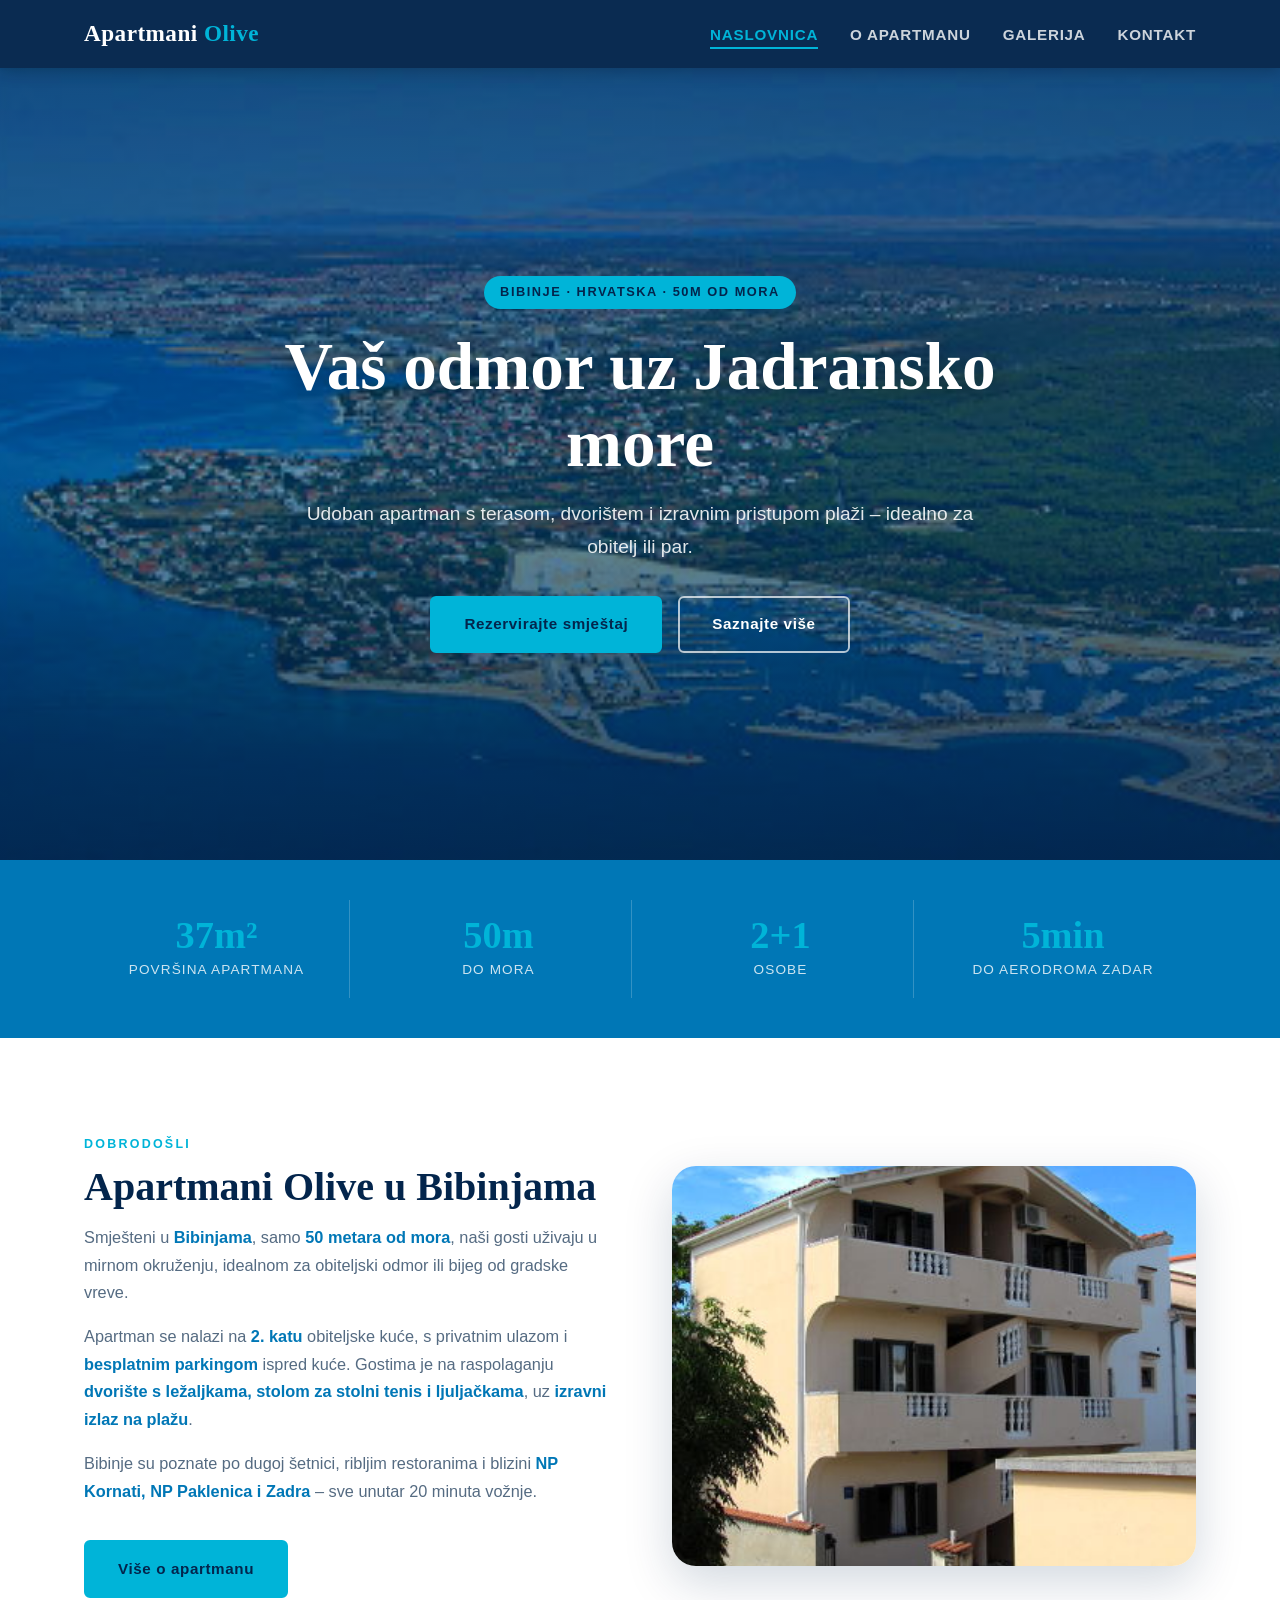
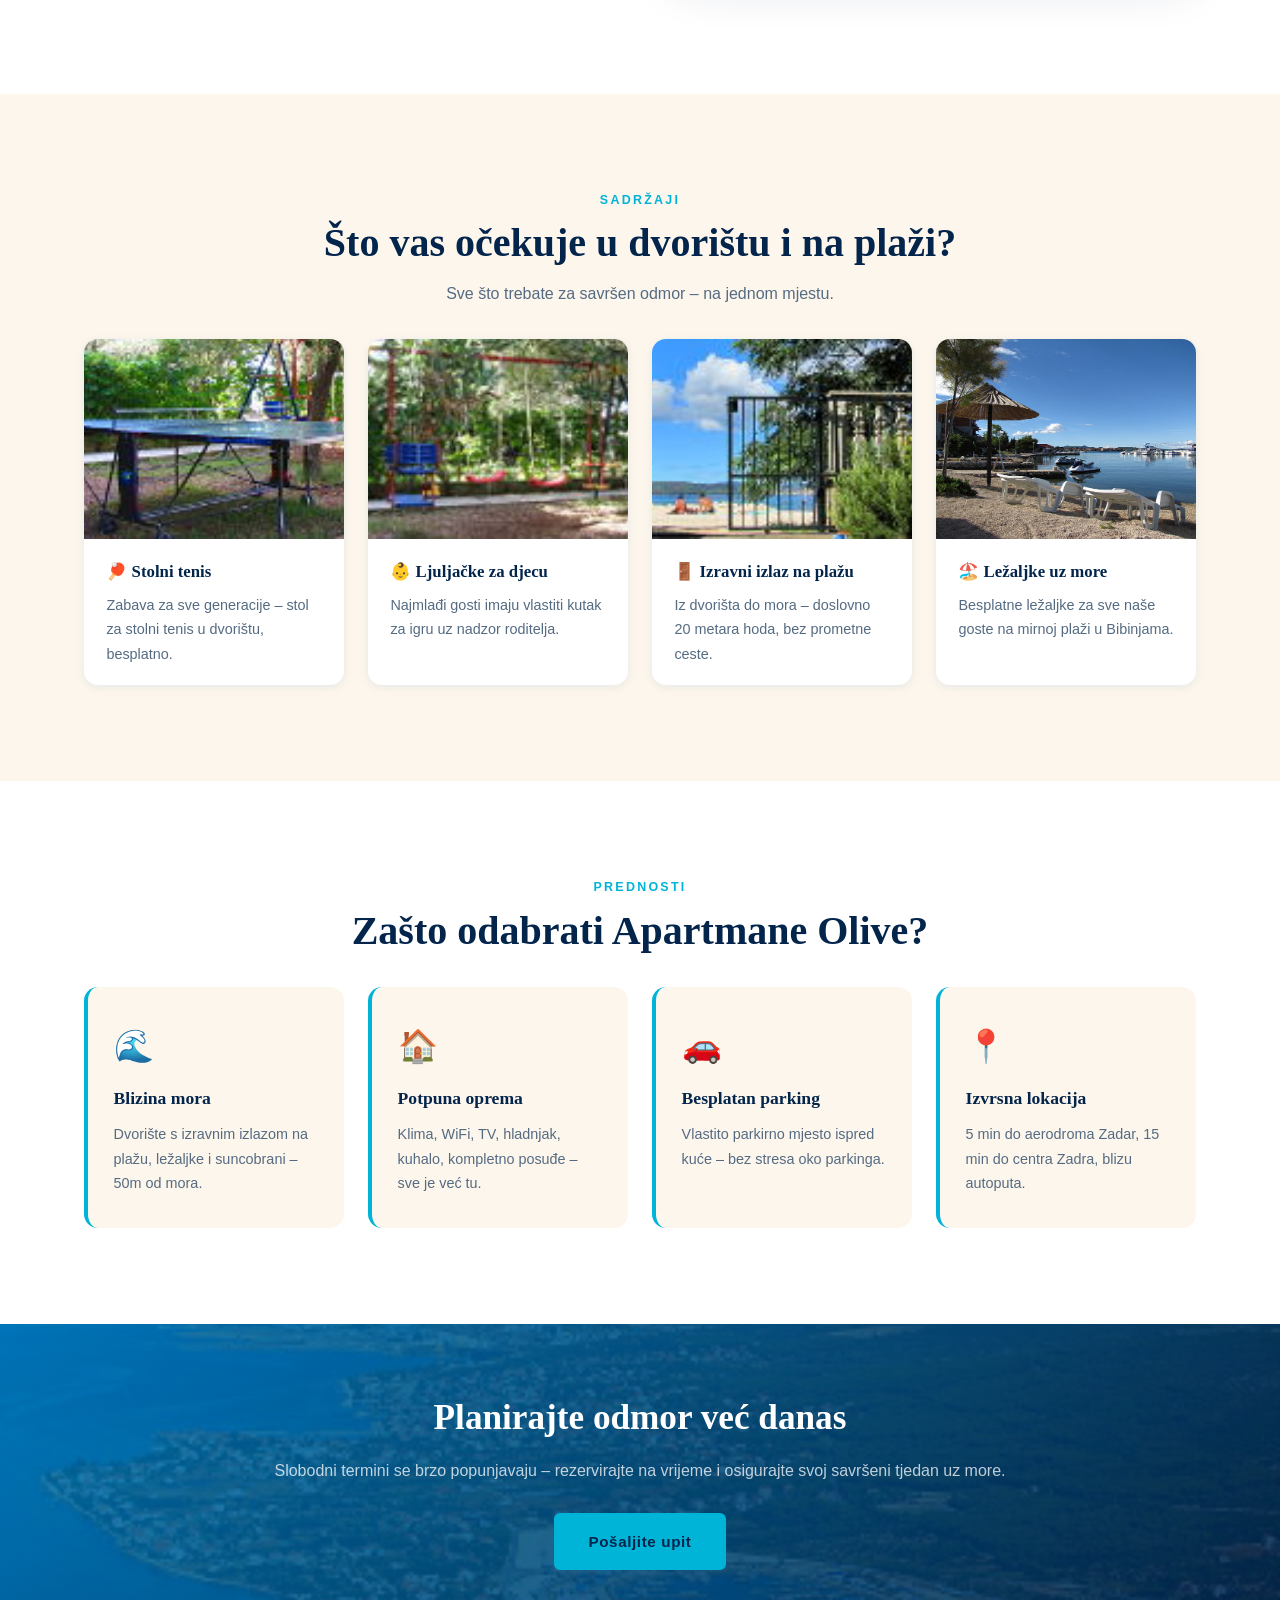
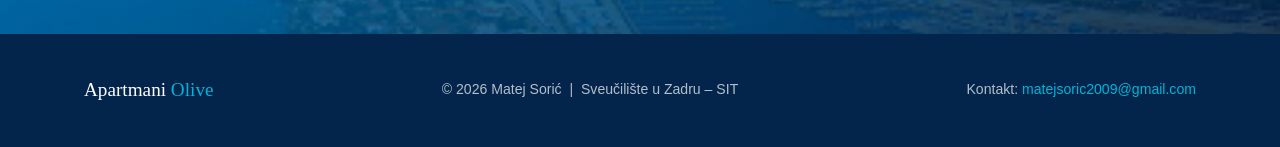
<file: index.html>
<!DOCTYPE html>
<html lang="hr">
<head>
  <meta charset="UTF-8">
  <meta name="viewport" content="width=device-width, initial-scale=1.0">
  <meta name="description" content="Apartmani Olive – moderan jednosoban apartman u Bibinjama, 37m², za 2+1 osobu. Parking, WiFi, klima, 50m od mora. Idealno za odmor uz Jadran.">
  <meta name="author" content="Matej Sorić">
  <meta property="og:title" content="Apartmani Olive – Udoban apartman u Bibinjama">
  <meta property="og:description" content="Apartman na 2. katu s terasom, dvorište s ležaljkama i izravnim izlazom na plažu. Zadar, Bibinje, Hrvatska.">
  <meta property="og:image" content="img/nasl9.jpg">
  <meta property="og:type" content="website">
  <meta property="og:url" content="https://apartmani-olive.netlify.app/">
  <link rel="icon" href="img/favicon.ico" type="image/x-icon">
  <title>Apartmani Olive – Naslovnica</title>
  <link rel="stylesheet" href="css/style.css">
</head>
<body>

  <!-- Skip link – pristupačnost -->
  <a href="#main-content" class="skip-link">Preskoči na sadržaj</a>

  <header>
    <div class="container header-container">
      <div class="logo">Apartmani <span>Olive</span></div>
      <button class="hamburger" id="hamburger" aria-label="Otvori izbornik" aria-expanded="false">☰</button>
      <nav id="nav-menu" aria-label="Glavna navigacija">
        <ul>
          <li><a href="index.html" class="active" aria-current="page">Naslovnica</a></li>
          <li><a href="about.html">O apartmanu</a></li>
          <li><a href="gallery.html">Galerija</a></li>
          <li><a href="kontakt.html">Kontakt</a></li>
        </ul>
      </nav>
    </div>
  </header>

  <main id="main-content">

    <!-- HERO -->
    <section class="hero" aria-label="Naslovna slika">
      <div class="hero-bg" aria-hidden="true"></div>
      <div class="hero-overlay" aria-hidden="true"></div>
      <div class="hero-content">
        <span class="hero-badge">Bibinje · Hrvatska · 50m od mora</span>
        <h1>Vaš odmor uz Jadransko more</h1>
        <p>Udoban apartman s terasom, dvorištem i izravnim pristupom plaži – idealno za obitelj ili par.</p>
        <div class="hero-btns">
          <a href="kontakt.html" class="btn btn-primary">Rezervirajte smještaj</a>
          <a href="about.html" class="btn btn-outline">Saznajte više</a>
        </div>
      </div>
    </section>

    <!-- STATS BAR -->
    <section class="stats-bar" aria-label="Ključne informacije">
      <div class="container">
        <div class="stats-grid">
          <div class="stat-item">
            <span class="stat-number">37m²</span>
            <span class="stat-label">Površina apartmana</span>
          </div>
          <div class="stat-item">
            <span class="stat-number">50m</span>
            <span class="stat-label">Do mora</span>
          </div>
          <div class="stat-item">
            <span class="stat-number">2+1</span>
            <span class="stat-label">Osobe</span>
          </div>
          <div class="stat-item">
            <span class="stat-number">5min</span>
            <span class="stat-label">Do aerodroma Zadar</span>
          </div>
        </div>
      </div>
    </section>

    <!-- DOBRODOŠLI – split layout -->
    <section class="welcome">
      <div class="container">
        <div class="welcome-grid">
          <div class="welcome-text">
            <span class="section-label">Dobrodošli</span>
            <h2 class="section-title">Apartmani Olive u Bibinjama</h2>
            <p>Smješteni u <strong>Bibinjama</strong>, samo <strong>50 metara od mora</strong>, naši gosti uživaju u mirnom okruženju, idealnom za obiteljski odmor ili bijeg od gradske vreve.</p>
            <p>Apartman se nalazi na <strong>2. katu</strong> obiteljske kuće, s privatnim ulazom i <strong>besplatnim parkingom</strong> ispred kuće. Gostima je na raspolaganju <strong>dvorište s ležaljkama, stolom za stolni tenis i ljuljačkama</strong>, uz <strong>izravni izlaz na plažu</strong>.</p>
            <p>Bibinje su poznate po dugoj šetnici, ribljim restoranima i blizini <strong>NP Kornati, NP Paklenica i Zadra</strong> – sve unutar 20 minuta vožnje.</p>
            <a href="about.html" class="btn btn-primary" style="margin-top:1.2rem">Više o apartmanu</a>
          </div>
          <div class="welcome-img">
            <img src="img/nasl1.jpg" alt="Zgrada Apartmana Olive u Bibinjama">
          </div>
        </div>
      </div>
    </section>

    <!-- DVORIŠTE I PLAŽA – kartice -->
    <section class="offer-section">
      <div class="container">
        <div class="section-header centered">
          <span class="section-label">Sadržaji</span>
          <h2 class="section-title">Što vas očekuje u dvorištu i na plaži?</h2>
          <p class="section-sub">Sve što trebate za savršen odmor – na jednom mjestu.</p>
        </div>
        <div class="offer-grid">
          <div class="offer-card">
            <img src="img/tenis.jpg" alt="Stol za stolni tenis u dvorištu">
            <div class="offer-card-body">
              <h3>🏓 Stolni tenis</h3>
              <p>Zabava za sve generacije – stol za stolni tenis u dvorištu, besplatno.</p>
            </div>
          </div>
          <div class="offer-card">
            <img src="img/ljuljacke.jpg" alt="Ljuljačke za djecu u dvorištu">
            <div class="offer-card-body">
              <h3>👶 Ljuljačke za djecu</h3>
              <p>Najmlađi gosti imaju vlastiti kutak za igru uz nadzor roditelja.</p>
            </div>
          </div>
          <div class="offer-card">
            <img src="img/izlaz-na-plazu.jpg" alt="Izravan izlaz na plažu iz dvorišta">
            <div class="offer-card-body">
              <h3>🚪 Izravni izlaz na plažu</h3>
              <p>Iz dvorišta do mora – doslovno 20 metara hoda, bez prometne ceste.</p>
            </div>
          </div>
          <div class="offer-card">
            <img src="img/obj14.jpg" alt="Ležaljke uz more u Bibinjama">
            <div class="offer-card-body">
              <h3>🏖️ Ležaljke uz more</h3>
              <p>Besplatne ležaljke za sve naše goste na mirnoj plaži u Bibinjama.</p>
            </div>
          </div>
        </div>
      </div>
    </section>

    <!-- ZAŠTO MI – feature kartice -->
    <section class="features-section">
      <div class="container">
        <div class="section-header centered">
          <span class="section-label">Prednosti</span>
          <h2 class="section-title">Zašto odabrati Apartmane Olive?</h2>
        </div>
        <div class="feature-grid">
          <div class="feature-card">
            <span class="feature-icon">🌊</span>
            <h3>Blizina mora</h3>
            <p>Dvorište s izravnim izlazom na plažu, ležaljke i suncobrani – 50m od mora.</p>
          </div>
          <div class="feature-card">
            <span class="feature-icon">🏠</span>
            <h3>Potpuna oprema</h3>
            <p>Klima, WiFi, TV, hladnjak, kuhalo, kompletno posuđe – sve je već tu.</p>
          </div>
          <div class="feature-card">
            <span class="feature-icon">🚗</span>
            <h3>Besplatan parking</h3>
            <p>Vlastito parkirno mjesto ispred kuće – bez stresa oko parkinga.</p>
          </div>
          <div class="feature-card">
            <span class="feature-icon">📍</span>
            <h3>Izvrsna lokacija</h3>
            <p>5 min do aerodroma Zadar, 15 min do centra Zadra, blizu autoputa.</p>
          </div>
        </div>
      </div>
    </section>

    <!-- CTA BANNER -->
    <section class="cta-banner">
      <div class="container">
        <h2>Planirajte odmor već danas</h2>
        <p>Slobodni termini se brzo popunjavaju – rezervirajte na vrijeme i osigurajte svoj savršeni tjedan uz more.</p>
        <a href="kontakt.html" class="btn btn-primary">Pošaljite upit</a>
      </div>
    </section>

  </main>

  <footer>
    <div class="container">
      <div class="footer-inner">
        <div class="footer-logo">Apartmani <span>Olive</span></div>
        <p>&copy; 2026 Matej Sorić &nbsp;|&nbsp; Sveučilište u Zadru – SIT</p>
        <p>Kontakt: <a href="mailto:matejsoric2009@gmail.com">matejsoric2009@gmail.com</a></p>
      </div>
    </div>
  </footer>

  <script>
    const hamburger = document.getElementById('hamburger');
    const navMenu   = document.getElementById('nav-menu');
    hamburger.addEventListener('click', () => {
      const isOpen = navMenu.classList.toggle('show');
      hamburger.setAttribute('aria-expanded', isOpen);
    });
  </script>

</body>
</html>
</file>
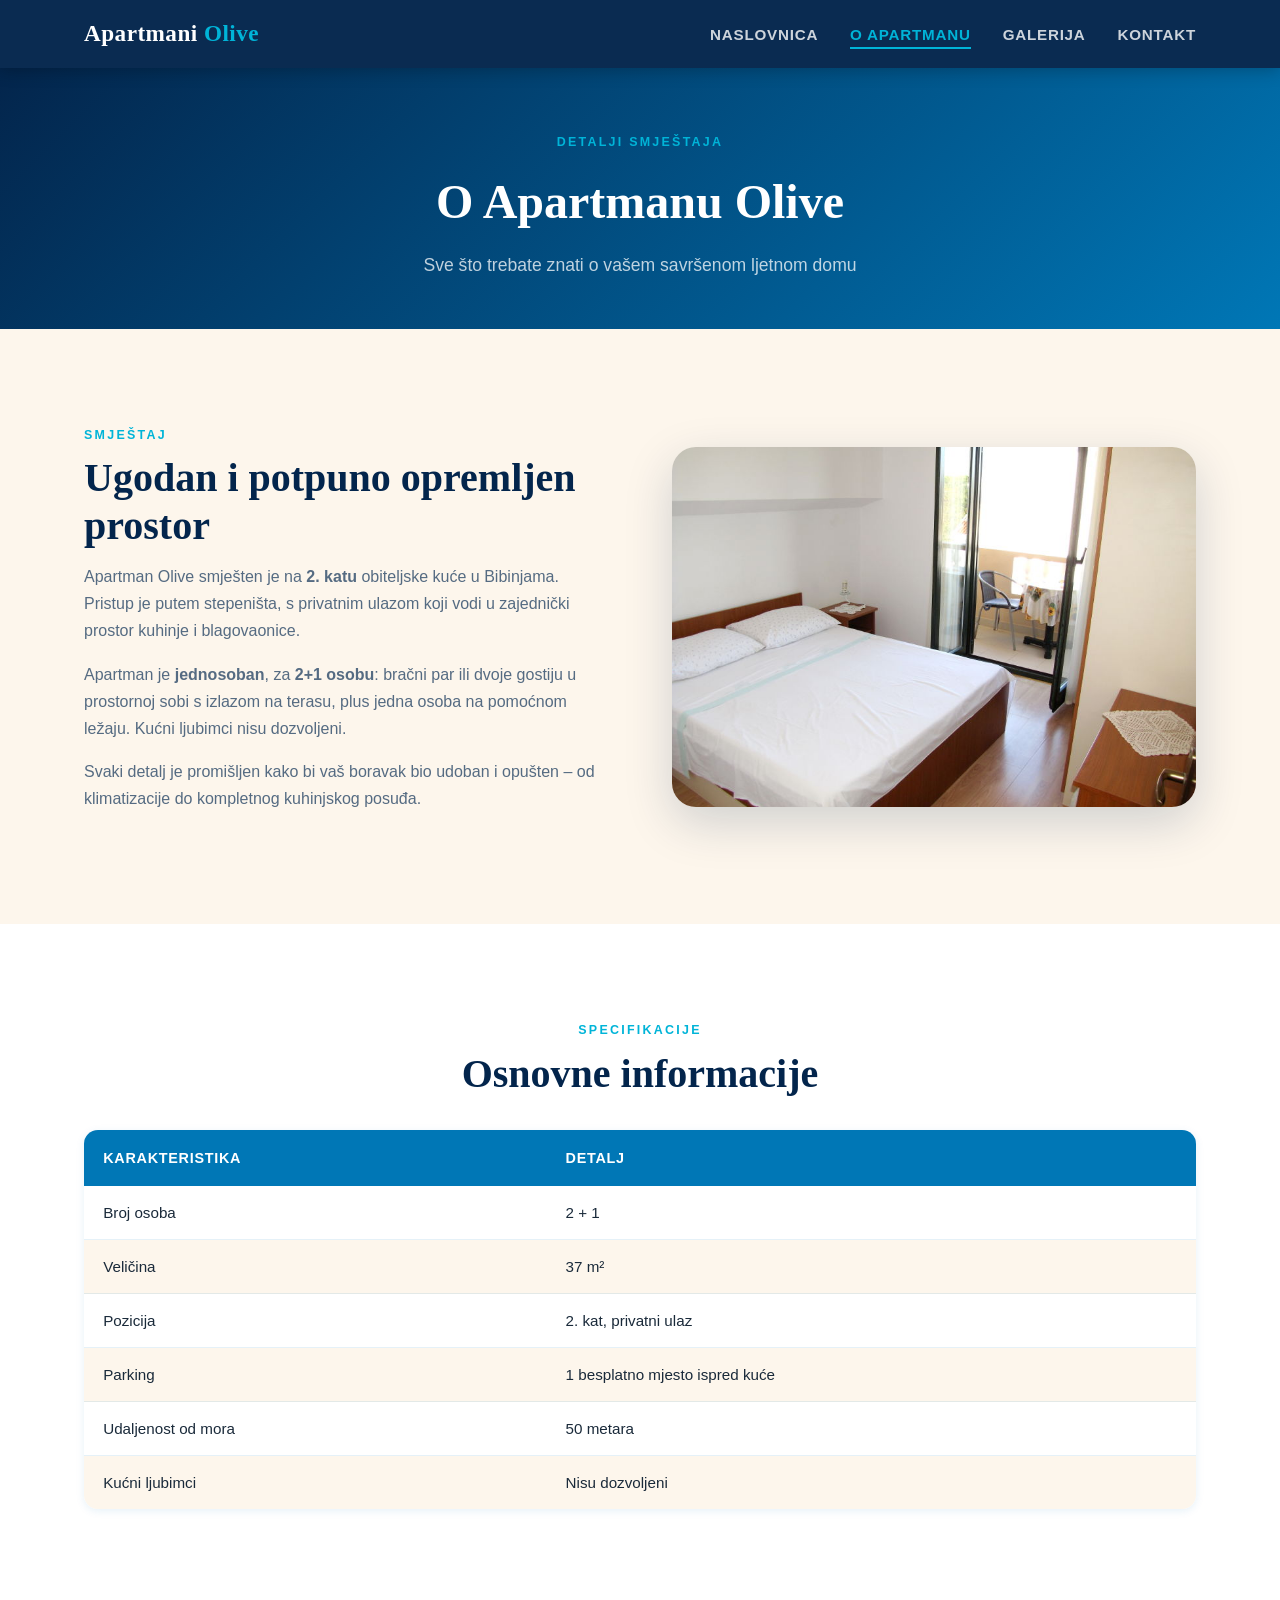
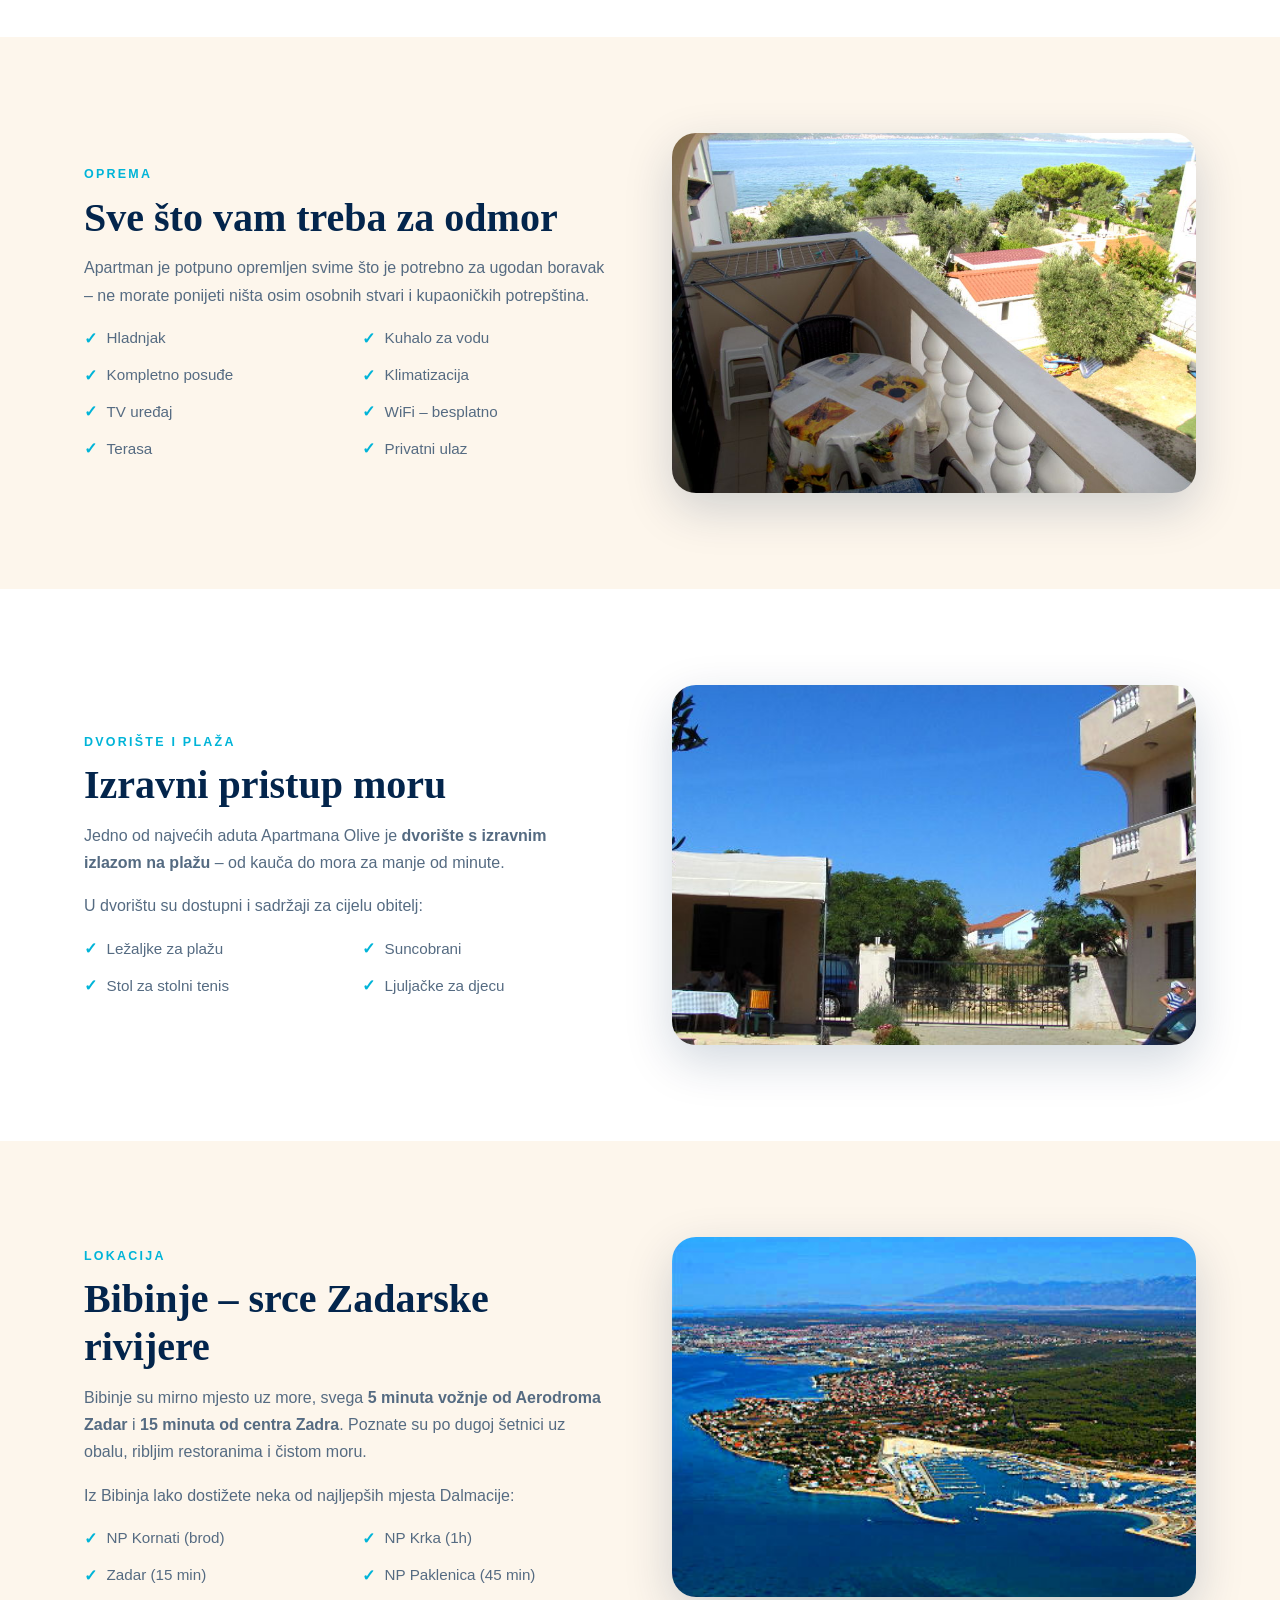
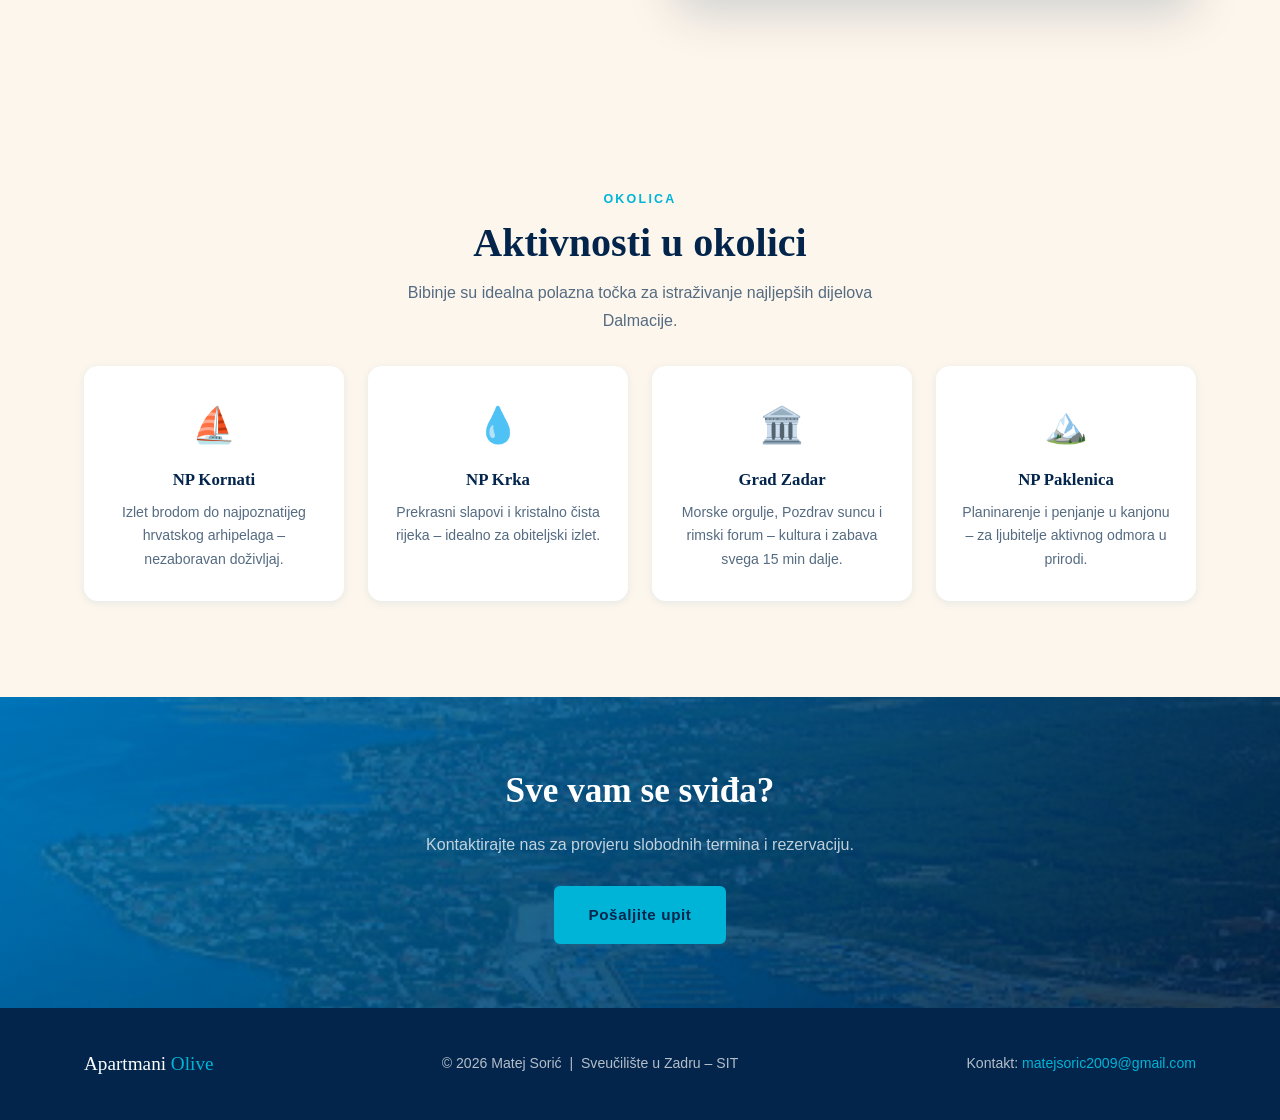
<file: about.html>
<!DOCTYPE html>
<html lang="hr">
<head>
  <meta charset="UTF-8">
  <meta name="viewport" content="width=device-width, initial-scale=1.0">
  <meta name="description" content="Saznajte više o Apartmanu Olive u Bibinjama – oprema, lokacija, kapacitet i aktivnosti u okolici.">
  <meta name="author" content="Matej Sorić">
  <meta property="og:title" content="O apartmanu – Apartmani Olive">
  <meta property="og:description" content="Jednosoban apartman 37m², 2+1 osoba, terasa, dvorište, 50m od mora u Bibinjama kraj Zadra.">
  <meta property="og:image" content="img/nasl1.jpg">
  <meta property="og:type" content="website">
  <meta property="og:url" content="https://apartmani-olive.netlify.app/about">
  <link rel="icon" href="img/favicon.ico" type="image/x-icon">
  <title>O apartmanu – Apartmani Olive</title>
  <link rel="stylesheet" href="css/style.css">
</head>
<body>

  <a href="#main-content" class="skip-link">Preskoči na sadržaj</a>

  <header>
    <div class="container header-container">
      <div class="logo">Apartmani <span>Olive</span></div>
      <button class="hamburger" id="hamburger" aria-label="Otvori izbornik" aria-expanded="false">☰</button>
      <nav id="nav-menu" aria-label="Glavna navigacija">
        <ul>
          <li><a href="index.html">Naslovnica</a></li>
          <li><a href="about.html" class="active" aria-current="page">O apartmanu</a></li>
          <li><a href="gallery.html">Galerija</a></li>
          <li><a href="kontakt.html">Kontakt</a></li>
        </ul>
      </nav>
    </div>
  </header>

  <main id="main-content">

    <!-- PAGE HERO -->
    <section class="page-hero">
      <div class="container">
        <span class="section-label" style="color: var(--color-accent);">Detalji smještaja</span>
        <h1>O Apartmanu Olive</h1>
        <p>Sve što trebate znati o vašem savršenom ljetnom domu</p>
      </div>
    </section>

    <!-- SPLIT: Opis + slika sobe -->
    <section class="split-block">
      <div class="container">
        <div class="split-grid">
          <div class="split-text">
            <span class="section-label">Smještaj</span>
            <h2 class="section-title">Ugodan i potpuno opremljen prostor</h2>
            <p>Apartman Olive smješten je na <strong>2. katu</strong> obiteljske kuće u Bibinjama. Pristup je putem stepeništa, s privatnim ulazom koji vodi u zajednički prostor kuhinje i blagovaonice.</p>
            <p>Apartman je <strong>jednosoban</strong>, za <strong>2+1 osobu</strong>: bračni par ili dvoje gostiju u prostornoj sobi s izlazom na terasu, plus jedna osoba na pomoćnom ležaju. Kućni ljubimci nisu dozvoljeni.</p>
            <p>Svaki detalj je promišljen kako bi vaš boravak bio udoban i opušten – od klimatizacije do kompletnog kuhinjskog posuđa.</p>
          </div>
          <div class="split-img">
            <img src="img/soba.jpg" alt="Spavaća soba Apartmana Olive s dvokrevetnim ležajem i izlazom na terasu">
          </div>
        </div>
      </div>
    </section>

    <!-- TABLICA -->
    <section class="split-block">
      <div class="container">
        <div class="section-header centered">
          <span class="section-label">Specifikacije</span>
          <h2 class="section-title">Osnovne informacije</h2>
        </div>
        <table class="info-table" aria-label="Osnovne informacije o apartmanu">
          <thead>
            <tr>
              <th scope="col">Karakteristika</th>
              <th scope="col">Detalj</th>
            </tr>
          </thead>
          <tbody>
            <tr>
              <td>Broj osoba</td>
              <td>2 + 1</td>
            </tr>
            <tr>
              <td>Veličina</td>
              <td>37 m²</td>
            </tr>
            <tr>
              <td>Pozicija</td>
              <td>2. kat, privatni ulaz</td>
            </tr>
            <tr>
              <td>Parking</td>
              <td>1 besplatno mjesto ispred kuće</td>
            </tr>
            <tr>
              <td>Udaljenost od mora</td>
              <td>50 metara</td>
            </tr>
            <tr>
              <td>Kućni ljubimci</td>
              <td>Nisu dozvoljeni</td>
            </tr>
          </tbody>
        </table>
      </div>
    </section>

    <!-- SPLIT: Terasa + oprema -->
    <section class="split-block">
      <div class="container">
        <div class="split-grid reverse">
          <div class="split-img">
            <img src="img/terasa.jpg" alt="Terasa Apartmana Olive s pogledom">
          </div>
          <div class="split-text">
            <span class="section-label">Oprema</span>
            <h2 class="section-title">Sve što vam treba za odmor</h2>
            <p>Apartman je potpuno opremljen svime što je potrebno za ugodan boravak – ne morate ponijeti ništa osim osobnih stvari i kupaoničkih potrepština.</p>
            <div class="equip-grid">
              <span class="equip-item">Hladnjak</span>
              <span class="equip-item">Kuhalo za vodu</span>
              <span class="equip-item">Kompletno posuđe</span>
              <span class="equip-item">Klimatizacija</span>
              <span class="equip-item">TV uređaj</span>
              <span class="equip-item">WiFi – besplatno</span>
              <span class="equip-item">Terasa</span>
              <span class="equip-item">Privatni ulaz</span>
            </div>
          </div>
        </div>
      </div>
    </section>

    <!-- SPLIT: Dvorište + sadržaji -->
    <section class="split-block">
      <div class="container">
        <div class="split-grid">
          <div class="split-text">
            <span class="section-label">Dvorište i plaža</span>
            <h2 class="section-title">Izravni pristup moru</h2>
            <p>Jedno od najvećih aduta Apartmana Olive je <strong>dvorište s izravnim izlazom na plažu</strong> – od kauča do mora za manje od minute.</p>
            <p>U dvorištu su dostupni i sadržaji za cijelu obitelj:</p>
            <div class="equip-grid">
              <span class="equip-item">Ležaljke za plažu</span>
              <span class="equip-item">Suncobrani</span>
              <span class="equip-item">Stol za stolni tenis</span>
              <span class="equip-item">Ljuljačke za djecu</span>
            </div>
          </div>
          <div class="split-img">
            <img src="img/dvoriste.jpg" alt="Dvorište Apartmana Olive s ležaljkama i izlazom na plažu">
          </div>
        </div>
      </div>
    </section>

    <!-- LOKACIJA -->
    <section class="split-block">
      <div class="container">
        <div class="split-grid reverse">
          <div class="split-img">
            <img src="img/nasl9.jpg" alt="Pogled na Bibinje iz zraka – more i marina">
          </div>
          <div class="split-text">
            <span class="section-label">Lokacija</span>
            <h2 class="section-title">Bibinje – srce Zadarske rivijere</h2>
            <p>Bibinje su mirno mjesto uz more, svega <strong>5 minuta vožnje od Aerodroma Zadar</strong> i <strong>15 minuta od centra Zadra</strong>. Poznate su po dugoj šetnici uz obalu, ribljim restoranima i čistom moru.</p>
            <p>Iz Bibinja lako dostižete neka od najljepših mjesta Dalmacije:</p>
            <div class="equip-grid" style="margin-top:0.5rem">
              <span class="equip-item">NP Kornati (brod)</span>
              <span class="equip-item">NP Krka (1h)</span>
              <span class="equip-item">Zadar (15 min)</span>
              <span class="equip-item">NP Paklenica (45 min)</span>
            </div>
          </div>
        </div>
      </div>
    </section>

    <!-- AKTIVNOSTI -->
    <section class="activities-section">
      <div class="container">
        <div class="section-header centered">
          <span class="section-label">Okolica</span>
          <h2 class="section-title">Aktivnosti u okolici</h2>
          <p class="section-sub">Bibinje su idealna polazna točka za istraživanje najljepših dijelova Dalmacije.</p>
        </div>
        <div class="activity-grid">
          <div class="activity-card">
            <span class="activity-icon">⛵</span>
            <h3>NP Kornati</h3>
            <p>Izlet brodom do najpoznatijeg hrvatskog arhipelaga – nezaboravan doživljaj.</p>
          </div>
          <div class="activity-card">
            <span class="activity-icon">💧</span>
            <h3>NP Krka</h3>
            <p>Prekrasni slapovi i kristalno čista rijeka – idealno za obiteljski izlet.</p>
          </div>
          <div class="activity-card">
            <span class="activity-icon">🏛️</span>
            <h3>Grad Zadar</h3>
            <p>Morske orgulje, Pozdrav suncu i rimski forum – kultura i zabava svega 15 min dalje.</p>
          </div>
          <div class="activity-card">
            <span class="activity-icon">🏔️</span>
            <h3>NP Paklenica</h3>
            <p>Planinarenje i penjanje u kanjonu – za ljubitelje aktivnog odmora u prirodi.</p>
          </div>
        </div>
      </div>
    </section>

    <!-- CTA -->
    <section class="cta-banner">
      <div class="container">
        <h2>Sve vam se sviđa?</h2>
        <p>Kontaktirajte nas za provjeru slobodnih termina i rezervaciju.</p>
        <a href="kontakt.html" class="btn btn-primary">Pošaljite upit</a>
      </div>
    </section>

  </main>

  <footer>
    <div class="container">
      <div class="footer-inner">
        <div class="footer-logo">Apartmani <span>Olive</span></div>
        <p>&copy; 2026 Matej Sorić &nbsp;|&nbsp; Sveučilište u Zadru – SIT</p>
        <p>Kontakt: <a href="mailto:matejsoric2009@gmail.com">matejsoric2009@gmail.com</a></p>
      </div>
    </div>
  </footer>

  <script>
    const hamburger = document.getElementById('hamburger');
    const navMenu   = document.getElementById('nav-menu');
    hamburger.addEventListener('click', () => {
      const isOpen = navMenu.classList.toggle('show');
      hamburger.setAttribute('aria-expanded', isOpen);
    });
  </script>

</body>
</html>
</file>
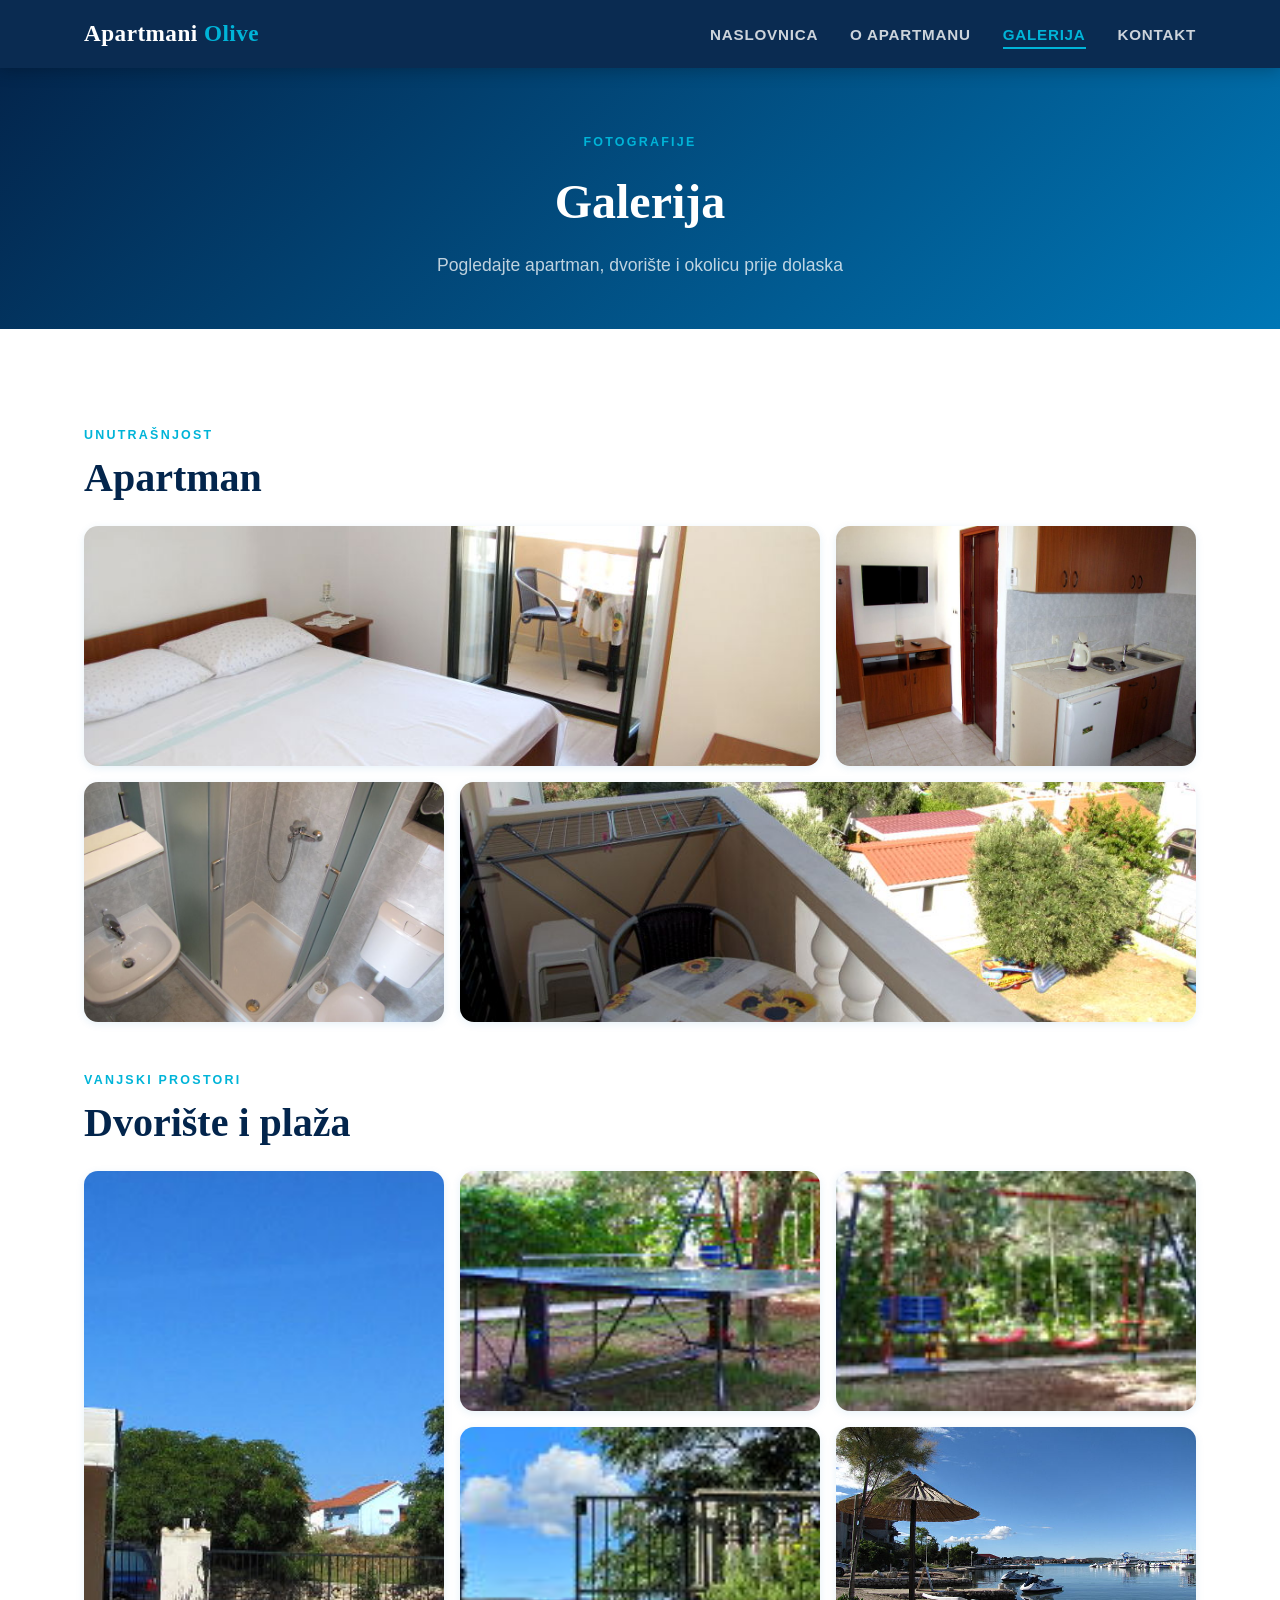
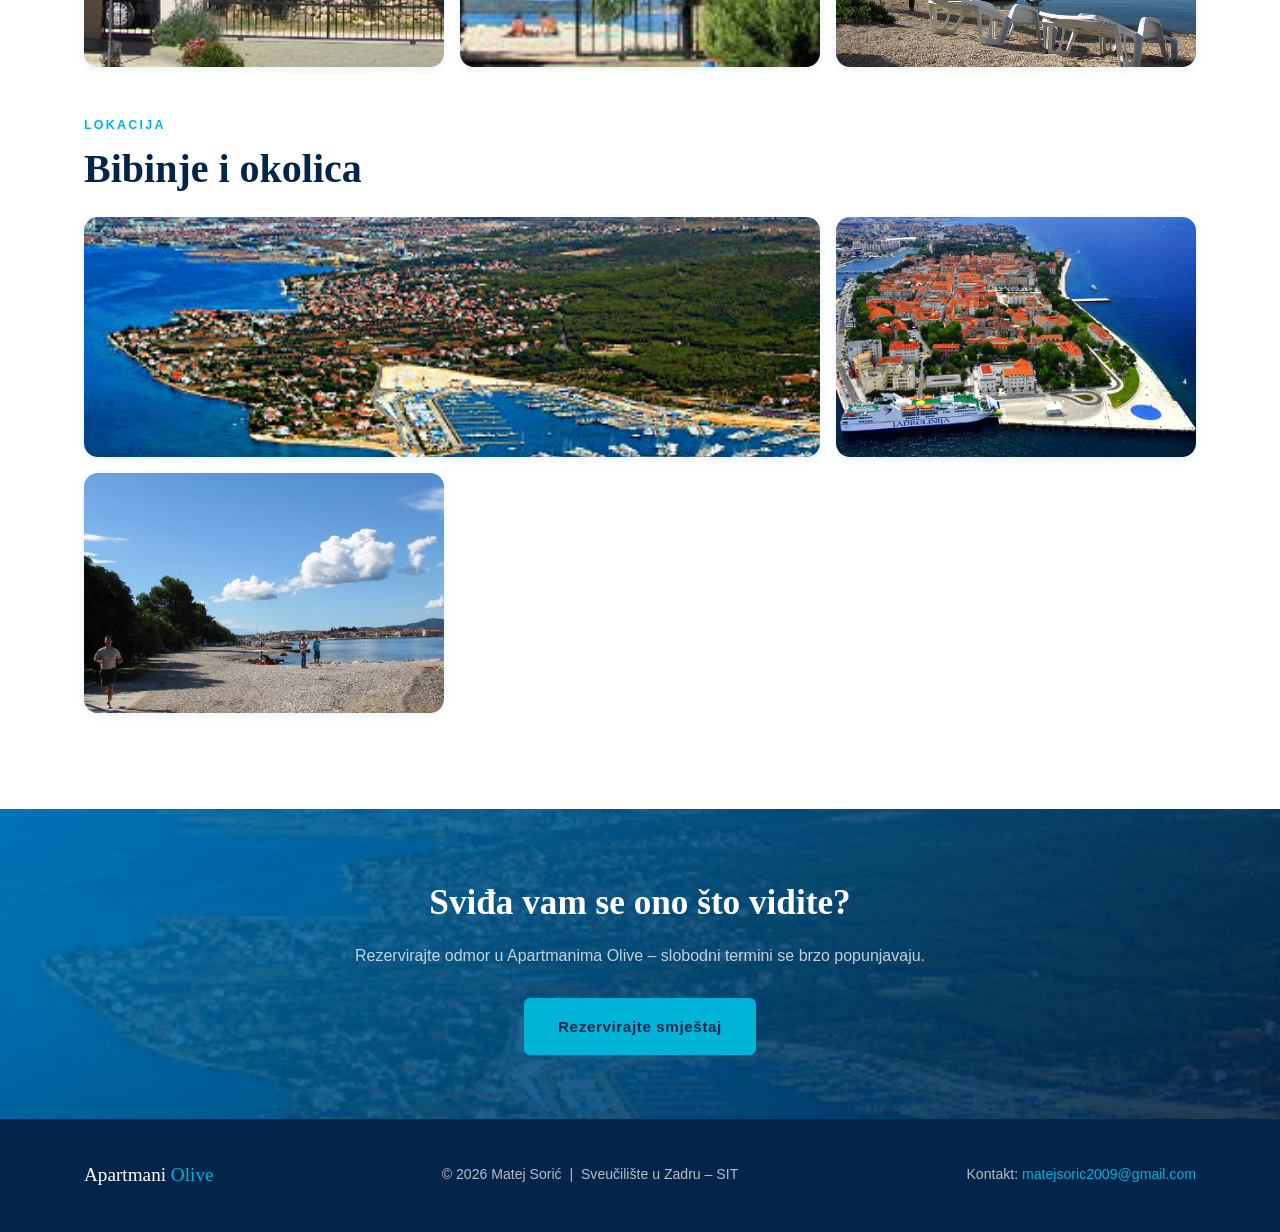
<file: gallery.html>
<!DOCTYPE html>
<html lang="hr">
<head>
  <meta charset="UTF-8">
  <meta name="viewport" content="width=device-width, initial-scale=1.0">
  <meta name="description" content="Galerija Apartmana Olive – pogledajte sobe, terasu, dvorište i plažu. Bibinje, Hrvatska.">
  <meta name="author" content="Matej Sorić">
  <meta property="og:title" content="Galerija – Apartmani Olive">
  <meta property="og:description" content="Fotografije apartmana, terase, dvorišta i plaže u Bibinjama kraj Zadra.">
  <meta property="og:image" content="img/nasl9.jpg">
  <meta property="og:type" content="website">
  <meta property="og:url" content="https://apartmani-olive.netlify.app/gallery">
  <link rel="icon" href="img/favicon.ico" type="image/x-icon">
  <title>Galerija – Apartmani Olive</title>
  <link rel="stylesheet" href="css/style.css">
</head>
<body>

  <a href="#main-content" class="skip-link">Preskoči na sadržaj</a>

  <header>
    <div class="container header-container">
      <div class="logo">Apartmani <span>Olive</span></div>
      <button class="hamburger" id="hamburger" aria-label="Otvori izbornik" aria-expanded="false">☰</button>
      <nav id="nav-menu" aria-label="Glavna navigacija">
        <ul>
          <li><a href="index.html">Naslovnica</a></li>
          <li><a href="about.html">O apartmanu</a></li>
          <li><a href="gallery.html" class="active" aria-current="page">Galerija</a></li>
          <li><a href="kontakt.html">Kontakt</a></li>
        </ul>
      </nav>
    </div>
  </header>

  <main id="main-content">

    <section class="page-hero">
      <div class="container">
        <span class="section-label" style="color: var(--color-accent);">Fotografije</span>
        <h1>Galerija</h1>
        <p>Pogledajte apartman, dvorište i okolicu prije dolaska</p>
      </div>
    </section>

    <!-- GALERIJA -->
    <section class="gallery-section">
      <div class="container">

        <!-- Apartman -->
        <div class="section-header" style="margin-bottom: 1.5rem;">
          <span class="section-label">Unutrašnjost</span>
          <h2 class="section-title">Apartman</h2>
        </div>
        <div class="gallery-grid" style="margin-bottom: 3rem;">
          <div class="gallery-item wide">
            <img src="img/soba.jpg" alt="Spavaća soba s dvokrevetnim ležajem i izlazom na terasu">
            <div class="gallery-item-overlay"><span>Spavaća soba</span></div>
          </div>
          <div class="gallery-item">
            <img src="img/kuhinja.jpg" alt="Kuhinja i blagovaonica apartmana">
            <div class="gallery-item-overlay"><span>Kuhinja</span></div>
          </div>
          <div class="gallery-item">
            <img src="img/kupaonica.jpg" alt="Kupaonica s tušem">
            <div class="gallery-item-overlay"><span>Kupaonica</span></div>
          </div>
          <div class="gallery-item wide">
            <img src="img/terasa.jpg" alt="Terasa apartmana s pogledom">
            <div class="gallery-item-overlay"><span>Terasa</span></div>
          </div>
        </div>

        <!-- Dvorište i plaža -->
        <div class="section-header" style="margin-bottom: 1.5rem;">
          <span class="section-label">Vanjski prostori</span>
          <h2 class="section-title">Dvorište i plaža</h2>
        </div>
        <div class="gallery-grid" style="margin-bottom: 3rem;">
          <div class="gallery-item tall">
            <img src="img/dvoriste.jpg" alt="Dvorište s ležaljkama i stolom za stolni tenis">
            <div class="gallery-item-overlay"><span>Dvorište</span></div>
          </div>
          <div class="gallery-item">
            <img src="img/tenis.jpg" alt="Stol za stolni tenis u dvorištu">
            <div class="gallery-item-overlay"><span>Stolni tenis</span></div>
          </div>
          <div class="gallery-item">
            <img src="img/ljuljacke.jpg" alt="Ljuljačke za djecu u dvorištu">
            <div class="gallery-item-overlay"><span>Ljuljačke</span></div>
          </div>
          <div class="gallery-item">
            <img src="img/izlaz-na-plazu.jpg" alt="Izlaz na plažu iz dvorišta">
            <div class="gallery-item-overlay"><span>Izlaz na plažu</span></div>
          </div>
          <div class="gallery-item">
            <img src="img/obj14.jpg" alt="Ležaljke uz more u Bibinjama">
            <div class="gallery-item-overlay"><span>Plaža</span></div>
          </div>
        </div>

        <!-- Okolica -->
        <div class="section-header" style="margin-bottom: 1.5rem;">
          <span class="section-label">Lokacija</span>
          <h2 class="section-title">Bibinje i okolica</h2>
        </div>
        <div class="gallery-grid">
          <div class="gallery-item wide">
            <img src="img/nasl9.jpg" alt="Pogled iz zraka na Bibinje i marinu">
            <div class="gallery-item-overlay"><span>Bibinje – pogled iz zraka</span></div>
          </div>
          <div class="gallery-item">
            <img src="img/nasl5.jpg" alt="Zadar – pogled iz zraka na poluotok">
            <div class="gallery-item-overlay"><span>Zadar</span></div>
          </div>
          <div class="gallery-item">
            <img src="img/plaza.jpg" alt="Plaža ispred apartmana">
            <div class="gallery-item-overlay"><span>Plaža</span></div>
          </div>
        </div>

      </div>
    </section>

    <!-- CTA -->
    <section class="cta-banner">
      <div class="container">
        <h2>Sviđa vam se ono što vidite?</h2>
        <p>Rezervirajte odmor u Apartmanima Olive – slobodni termini se brzo popunjavaju.</p>
        <a href="kontakt.html" class="btn btn-primary">Rezervirajte smještaj</a>
      </div>
    </section>

  </main>

  <footer>
    <div class="container">
      <div class="footer-inner">
        <div class="footer-logo">Apartmani <span>Olive</span></div>
        <p>&copy; 2026 Matej Sorić &nbsp;|&nbsp; Sveučilište u Zadru – SIT</p>
        <p>Kontakt: <a href="mailto:matejsoric2009@gmail.com">matejsoric2009@gmail.com</a></p>
      </div>
    </div>
  </footer>

  <script>
    const hamburger = document.getElementById('hamburger');
    const navMenu   = document.getElementById('nav-menu');
    hamburger.addEventListener('click', () => {
      const isOpen = navMenu.classList.toggle('show');
      hamburger.setAttribute('aria-expanded', isOpen);
    });
  </script>

</body>
</html>
</file>
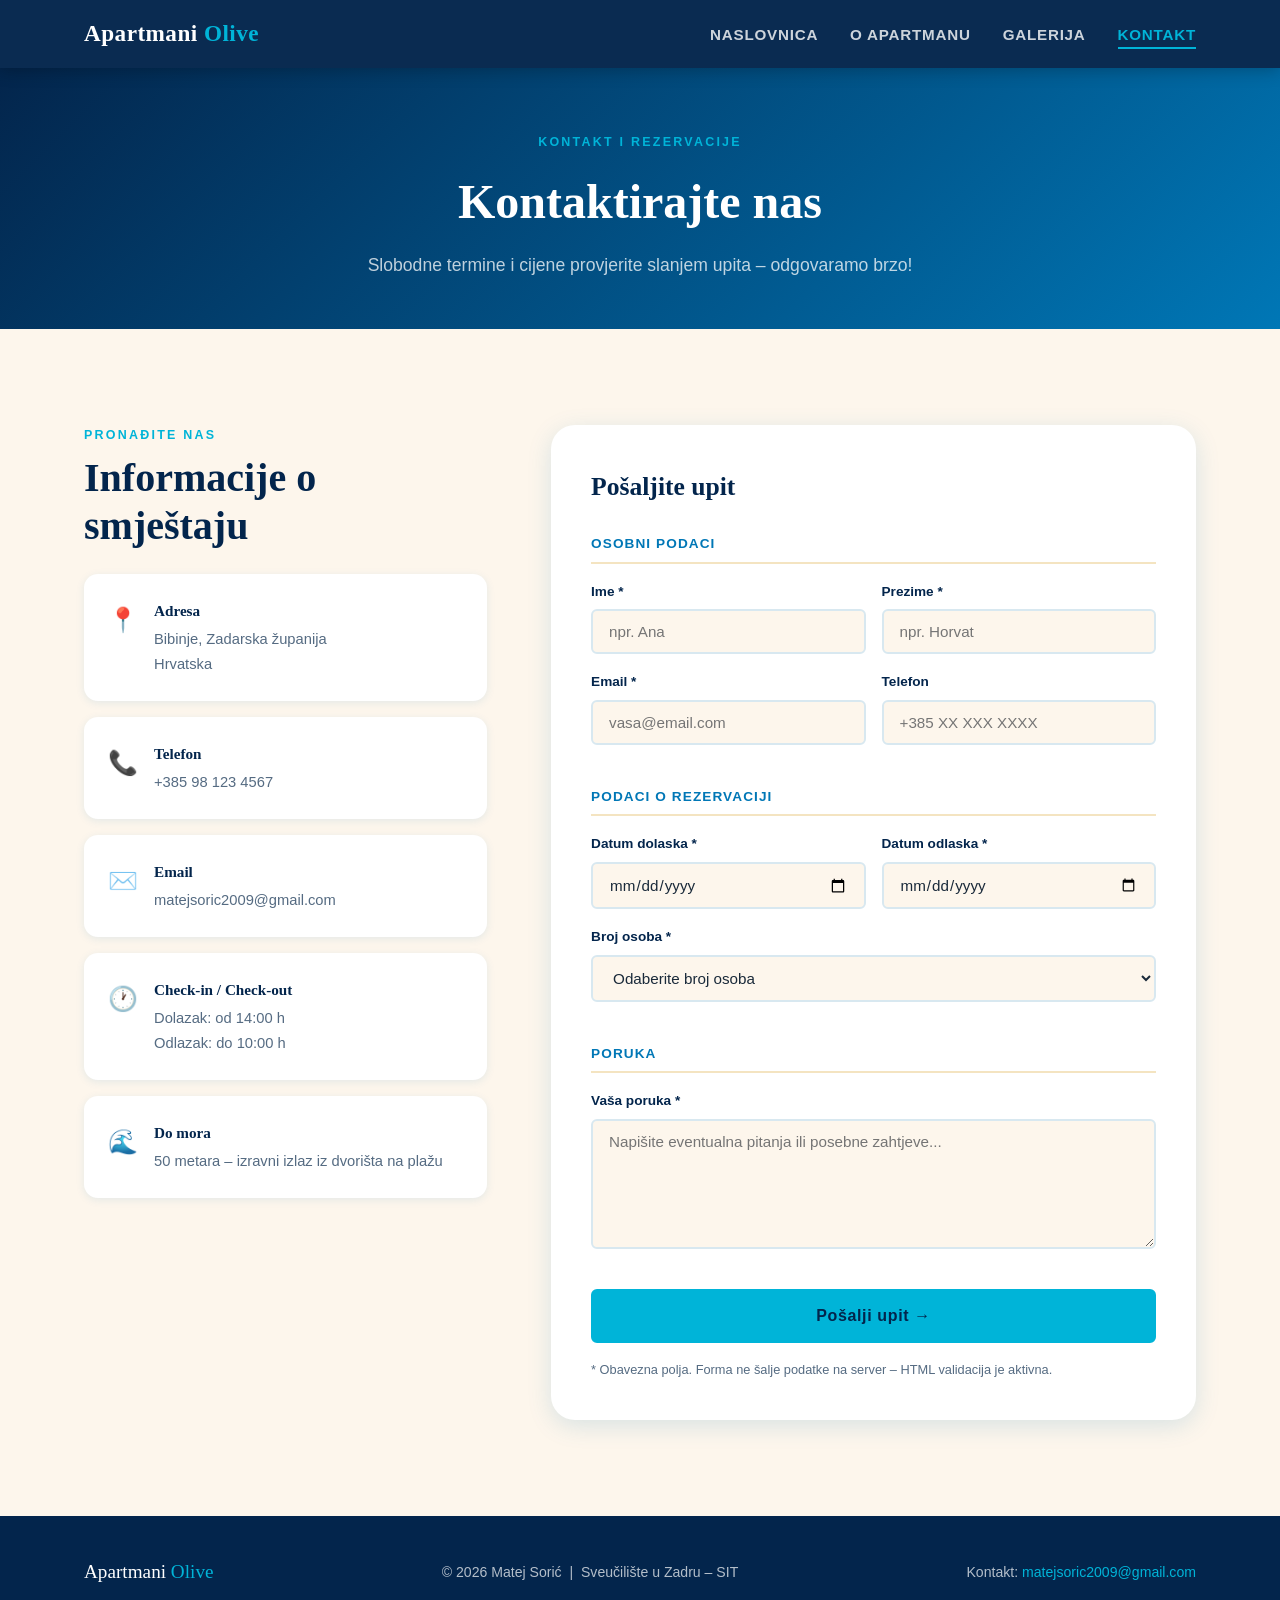
<file: kontakt.html>
<!DOCTYPE html>
<html lang="hr">
<head>
  <meta charset="UTF-8">
  <meta name="viewport" content="width=device-width, initial-scale=1.0">
  <meta name="description" content="Kontaktirajte Apartmane Olive za upit ili rezervaciju. Bibinje, Hrvatska – 50m od mora.">
  <meta name="author" content="Matej Sorić">
  <meta property="og:title" content="Kontakt – Apartmani Olive">
  <meta property="og:description" content="Pošaljite upit ili rezervirajte apartman u Bibinjama. Odgovaramo brzo!">
  <meta property="og:image" content="img/nasl9.jpg">
  <meta property="og:type" content="website">
  <meta property="og:url" content="https://apartmani-olive.netlify.app/kontakt">
  <link rel="icon" href="img/favicon.ico" type="image/x-icon">
  <title>Kontakt – Apartmani Olive</title>
  <link rel="stylesheet" href="css/style.css">
</head>
<body>

  <a href="#main-content" class="skip-link">Preskoči na sadržaj</a>

  <header>
    <div class="container header-container">
      <div class="logo">Apartmani <span>Olive</span></div>
      <button class="hamburger" id="hamburger" aria-label="Otvori izbornik" aria-expanded="false">☰</button>
      <nav id="nav-menu" aria-label="Glavna navigacija">
        <ul>
          <li><a href="index.html">Naslovnica</a></li>
          <li><a href="about.html">O apartmanu</a></li>
          <li><a href="gallery.html">Galerija</a></li>
          <li><a href="kontakt.html" class="active" aria-current="page">Kontakt</a></li>
        </ul>
      </nav>
    </div>
  </header>

  <main id="main-content">

    <section class="page-hero">
      <div class="container">
        <span class="section-label" style="color: var(--color-accent);">Kontakt i rezervacije</span>
        <h1>Kontaktirajte nas</h1>
        <p>Slobodne termine i cijene provjerite slanjem upita – odgovaramo brzo!</p>
      </div>
    </section>

    <section class="kontakt-section">
      <div class="container">
        <div class="kontakt-grid">

          <!-- INFO KARTICE -->
          <div class="kontakt-info">
            <span class="section-label">Pronađite nas</span>
            <h2 class="section-title">Informacije o smještaju</h2>

            <div class="info-card">
              <span class="info-card-icon" aria-hidden="true">📍</span>
              <div class="info-card-body">
                <h3>Adresa</h3>
                <p>Bibinje, Zadarska županija<br>Hrvatska</p>
              </div>
            </div>

            <div class="info-card">
              <span class="info-card-icon" aria-hidden="true">📞</span>
              <div class="info-card-body">
                <h3>Telefon</h3>
                <p><a href="tel:+385981234567">+385 98 123 4567</a></p>
              </div>
            </div>

            <div class="info-card">
              <span class="info-card-icon" aria-hidden="true">✉️</span>
              <div class="info-card-body">
                <h3>Email</h3>
                <p><a href="mailto:matejsoric2009@gmail.com">matejsoric2009@gmail.com</a></p>
              </div>
            </div>

            <div class="info-card">
              <span class="info-card-icon" aria-hidden="true">🕐</span>
              <div class="info-card-body">
                <h3>Check-in / Check-out</h3>
                <p>Dolazak: od 14:00 h<br>Odlazak: do 10:00 h</p>
              </div>
            </div>

            <div class="info-card">
              <span class="info-card-icon" aria-hidden="true">🌊</span>
              <div class="info-card-body">
                <h3>Do mora</h3>
                <p>50 metara – izravni izlaz iz dvorišta na plažu</p>
              </div>
            </div>
          </div>

          <!-- FORMA -->
          <div class="forma-card">
            <h2>Pošaljite upit</h2>

            <form action="#" method="post" novalidate>

              <!-- Osobni podaci -->
              <fieldset>
                <legend>Osobni podaci</legend>
                <div class="form-row">
                  <div class="form-group">
                    <label for="ime">Ime *</label>
                    <input
                      type="text"
                      id="ime"
                      name="ime"
                      required
                      autocomplete="given-name"
                      placeholder="npr. Ana">
                  </div>
                  <div class="form-group">
                    <label for="prezime">Prezime *</label>
                    <input
                      type="text"
                      id="prezime"
                      name="prezime"
                      required
                      autocomplete="family-name"
                      placeholder="npr. Horvat">
                  </div>
                </div>
                <div class="form-row">
                  <div class="form-group">
                    <label for="email">Email *</label>
                    <input
                      type="email"
                      id="email"
                      name="email"
                      required
                      autocomplete="email"
                      placeholder="vasa@email.com">
                  </div>
                  <div class="form-group">
                    <label for="telefon">Telefon</label>
                    <input
                      type="tel"
                      id="telefon"
                      name="telefon"
                      autocomplete="tel"
                      placeholder="+385 XX XXX XXXX">
                  </div>
                </div>
              </fieldset>

              <!-- Rezervacija -->
              <fieldset>
                <legend>Podaci o rezervaciji</legend>
                <div class="form-row">
                  <div class="form-group">
                    <label for="datum-dolaska">Datum dolaska *</label>
                    <input
                      type="date"
                      id="datum-dolaska"
                      name="datum-dolaska"
                      required>
                  </div>
                  <div class="form-group">
                    <label for="datum-odlaska">Datum odlaska *</label>
                    <input
                      type="date"
                      id="datum-odlaska"
                      name="datum-odlaska"
                      required>
                  </div>
                </div>
                <div class="form-group">
                  <label for="osobe">Broj osoba *</label>
                  <select id="osobe" name="osobe" required>
                    <option value="">Odaberite broj osoba</option>
                    <option value="1">1 osoba</option>
                    <option value="2">2 osobe</option>
                    <option value="3">3 osobe (2+1)</option>
                  </select>
                </div>
              </fieldset>

              <!-- Poruka -->
              <fieldset>
                <legend>Poruka</legend>
                <div class="form-group">
                  <label for="poruka">Vaša poruka *</label>
                  <textarea
                    id="poruka"
                    name="poruka"
                    rows="5"
                    required
                    placeholder="Napišite eventualna pitanja ili posebne zahtjeve..."></textarea>
                </div>
              </fieldset>

              <button type="submit" class="btn btn-primary" style="width:100%; font-size:1rem; padding:1rem;">
                Pošalji upit →
              </button>

            </form>

            <p class="form-napomena">* Obavezna polja. Forma ne šalje podatke na server – HTML validacija je aktivna.</p>
          </div>

        </div>
      </div>
    </section>

  </main>

  <footer>
    <div class="container">
      <div class="footer-inner">
        <div class="footer-logo">Apartmani <span>Olive</span></div>
        <p>&copy; 2026 Matej Sorić &nbsp;|&nbsp; Sveučilište u Zadru – SIT</p>
        <p>Kontakt: <a href="mailto:matejsoric2009@gmail.com">matejsoric2009@gmail.com</a></p>
      </div>
    </div>
  </footer>

  <script>
    const hamburger = document.getElementById('hamburger');
    const navMenu   = document.getElementById('nav-menu');
    hamburger.addEventListener('click', () => {
      const isOpen = navMenu.classList.toggle('show');
      hamburger.setAttribute('aria-expanded', isOpen);
    });

    // Datum odlaska ne može biti prije dolaska
    const dolazak = document.getElementById('datum-dolaska');
    const odlazak = document.getElementById('datum-odlaska');
    dolazak.addEventListener('change', () => {
      odlazak.min = dolazak.value;
      if (odlazak.value && odlazak.value < dolazak.value) {
        odlazak.value = '';
      }
    });
  </script>

</body>
</html>
</file>
<file: css/style.css>
/* ============================================================
   APARTMANI OLIVE – style.css
   Mediteranski dizajn: tirkizna + bijela + pijesak + tamno plava
   ============================================================ */

/* 1. TOKENI – CSS varijable */
:root {
  --color-primary:     #0077b6;   /* duboka morska plava */
  --color-accent:      #00b4d8;   /* tirkizna */
  --color-accent-dark: #0096c7;
  --color-sand:        #f4e4c1;   /* pijesak */
  --color-sand-light:  #fdf6ec;   /* svjetli pijesak */
  --color-dark:        #03254c;   /* tamno mornarsko */
  --color-text:        #1a2a3a;
  --color-text-muted:  #556b82;
  --color-white:       #ffffff;
  --color-footer-bg:   #03254c;

  --font-heading: 'Playfair Display', Georgia, serif;
  --font-body:    'Lato', 'Helvetica Neue', sans-serif;

  --spacing-xs:  0.5rem;
  --spacing-sm:  1rem;
  --spacing-md:  2rem;
  --spacing-lg:  4rem;
  --spacing-xl:  6rem;

  --radius-sm:   6px;
  --radius-md:   14px;
  --radius-lg:   24px;

  --shadow-sm:   0 2px 8px rgba(0,119,182,.10);
  --shadow-md:   0 6px 24px rgba(0,119,182,.15);
  --shadow-lg:   0 16px 48px rgba(3,37,76,.18);

  --transition:  0.3s ease;
  --max-width:   1160px;
}

/* 2. BASE */
*, *::before, *::after { box-sizing: border-box; margin: 0; padding: 0; }

html { scroll-behavior: smooth; }

body {
  font-family: var(--font-body);
  color: var(--color-text);
  background: var(--color-white);
  line-height: 1.7;
  font-size: 1rem;
}

img {
  display: block;
  max-width: 100%;
  height: auto;
}

a { color: var(--color-primary); text-decoration: none; transition: color var(--transition); }
a:hover { color: var(--color-accent); }

/* 3. SKIP LINK – pristupačnost */
.skip-link {
  position: absolute;
  top: -100px;
  left: 1rem;
  background: var(--color-primary);
  color: var(--color-white);
  padding: 0.6rem 1.2rem;
  border-radius: var(--radius-sm);
  font-weight: 700;
  z-index: 9999;
  transition: top 0.2s;
}
.skip-link:focus { top: 1rem; }

/* 4. LAYOUT HELPERS */
.container {
  max-width: var(--max-width);
  margin: 0 auto;
  padding: 0 1.5rem;
}

/* 5. GOOGLE FONTS */
@import url('https://fonts.googleapis.com/css2?family=Playfair+Display:wght@400;600;700&family=Lato:wght@300;400;700&display=swap');

/* 6. HEADER */
header {
  position: sticky;
  top: 0;
  z-index: 100;
  background: rgba(3, 37, 76, 0.97);
  backdrop-filter: blur(8px);
  box-shadow: 0 2px 16px rgba(0,0,0,.25);
}

.header-container {
  display: flex;
  align-items: center;
  justify-content: space-between;
  padding-top: 0.9rem;
  padding-bottom: 0.9rem;
}

.logo {
  font-family: var(--font-heading);
  font-size: 1.45rem;
  font-weight: 700;
  color: var(--color-white);
  letter-spacing: 0.02em;
}

.logo span { color: var(--color-accent); }

nav ul {
  list-style: none;
  display: flex;
  gap: var(--spacing-md);
}

nav ul li a {
  color: rgba(255,255,255,.8);
  font-size: 0.95rem;
  font-weight: 700;
  letter-spacing: 0.05em;
  text-transform: uppercase;
  padding: 0.3rem 0;
  border-bottom: 2px solid transparent;
  transition: color var(--transition), border-color var(--transition);
}

nav ul li a:hover,
nav ul li a.active {
  color: var(--color-accent);
  border-bottom-color: var(--color-accent);
}

/* Hamburger */
.hamburger {
  display: none;
  background: none;
  border: 2px solid var(--color-accent);
  color: var(--color-white);
  font-size: 1.4rem;
  border-radius: var(--radius-sm);
  padding: 0.2rem 0.6rem;
  cursor: pointer;
  transition: background var(--transition);
}
.hamburger:hover { background: var(--color-accent); }
.hamburger:focus-visible { outline: 3px solid var(--color-accent); outline-offset: 3px; }

/* 7. HERO */
.hero {
  position: relative;
  min-height: 88vh;
  display: flex;
  align-items: center;
  justify-content: center;
  text-align: center;
  overflow: hidden;
  background: var(--color-dark);
}

.hero-bg {
  position: absolute;
  inset: 0;
  background-image: url('../img/nasl9.jpg');
  background-size: cover;
  background-position: center 30%;
  opacity: 0.55;
  transform: scale(1.03);
  transition: transform 8s ease;
}
.hero:hover .hero-bg { transform: scale(1.08); }

.hero-overlay {
  position: absolute;
  inset: 0;
  background: linear-gradient(
    180deg,
    rgba(3,37,76,.45) 0%,
    rgba(0,119,182,.25) 50%,
    rgba(3,37,76,.70) 100%
  );
}

.hero-content {
  position: relative;
  z-index: 2;
  max-width: 760px;
  padding: 2rem 1.5rem;
  animation: fadeUp 0.9s ease both;
}

@keyframes fadeUp {
  from { opacity: 0; transform: translateY(32px); }
  to   { opacity: 1; transform: translateY(0); }
}

.hero-badge {
  display: inline-block;
  background: var(--color-accent);
  color: var(--color-dark);
  font-size: 0.8rem;
  font-weight: 700;
  letter-spacing: 0.12em;
  text-transform: uppercase;
  padding: 0.35rem 1rem;
  border-radius: 999px;
  margin-bottom: 1.2rem;
}

.hero h1 {
  font-family: var(--font-heading);
  font-size: clamp(2.5rem, 6vw, 4.2rem);
  font-weight: 700;
  color: var(--color-white);
  line-height: 1.15;
  margin-bottom: 1rem;
  text-shadow: 0 2px 24px rgba(0,0,0,.4);
}

.hero p {
  font-size: clamp(1rem, 2.5vw, 1.2rem);
  color: rgba(255,255,255,.88);
  margin-bottom: 2rem;
  font-weight: 300;
}

.hero-btns { display: flex; gap: 1rem; justify-content: center; flex-wrap: wrap; }

/* 8. BUTTONS */
.btn {
  display: inline-block;
  padding: 0.85rem 2rem;
  border-radius: var(--radius-sm);
  font-weight: 700;
  font-size: 0.95rem;
  letter-spacing: 0.04em;
  transition: all var(--transition);
  cursor: pointer;
  border: 2px solid transparent;
}

.btn-primary {
  background: var(--color-accent);
  color: var(--color-dark);
  border-color: var(--color-accent);
}
.btn-primary:hover {
  background: var(--color-accent-dark);
  color: var(--color-white);
  border-color: var(--color-accent-dark);
  transform: translateY(-2px);
  box-shadow: var(--shadow-md);
}

.btn-outline {
  background: transparent;
  color: var(--color-white);
  border-color: rgba(255,255,255,.7);
}
.btn-outline:hover {
  background: var(--color-white);
  color: var(--color-dark);
  transform: translateY(-2px);
}

.btn:focus-visible { outline: 3px solid var(--color-accent); outline-offset: 3px; }

/* 9. SECTION HEADINGS */
.section-label {
  display: block;
  font-size: 0.78rem;
  font-weight: 700;
  letter-spacing: 0.18em;
  text-transform: uppercase;
  color: var(--color-accent);
  margin-bottom: 0.5rem;
}

.section-title {
  font-family: var(--font-heading);
  font-size: clamp(1.7rem, 3.5vw, 2.5rem);
  font-weight: 700;
  color: var(--color-dark);
  line-height: 1.2;
  margin-bottom: 0.8rem;
}

.section-sub {
  color: var(--color-text-muted);
  font-size: 1rem;
  max-width: 520px;
}

.section-header { margin-bottom: var(--spacing-md); }
.section-header.centered { text-align: center; }
.section-header.centered .section-sub { margin: 0 auto; }

/* 10. WELCOME SECTION – split layout */
.welcome {
  padding: var(--spacing-xl) 0;
  background: var(--color-white);
}

.welcome-grid {
  display: grid;
  grid-template-columns: 1fr 1fr;
  gap: var(--spacing-lg);
  align-items: center;
}

.welcome-text p {
  color: var(--color-text-muted);
  margin-bottom: 1rem;
  font-size: 1.02rem;
}
.welcome-text p:last-child { margin-bottom: 0; }

.welcome-text strong { color: var(--color-primary); }

.welcome-img {
  position: relative;
}

.welcome-img img {
  width: 100%;
  height: 400px;
  object-fit: cover;
  border-radius: var(--radius-lg);
  box-shadow: var(--shadow-lg);
}

.welcome-img::before {
  content: '';
  position: absolute;
  top: -14px;
  left: -14px;
  right: 14px;
  bottom: 14px;
  border: 3px solid var(--color-accent);
  border-radius: var(--radius-lg);
  z-index: -1;
}

/* 11. STATS BAR */
.stats-bar {
  background: var(--color-primary);
  padding: 2.5rem 0;
}

.stats-grid {
  display: grid;
  grid-template-columns: repeat(4, 1fr);
  gap: var(--spacing-sm);
  text-align: center;
}

.stat-item {
  color: var(--color-white);
  padding: 1rem;
  border-right: 1px solid rgba(255,255,255,.2);
}
.stat-item:last-child { border-right: none; }

.stat-number {
  font-family: var(--font-heading);
  font-size: 2.4rem;
  font-weight: 700;
  color: var(--color-accent);
  line-height: 1;
  display: block;
}

.stat-label {
  font-size: 0.85rem;
  opacity: 0.8;
  margin-top: 0.3rem;
  text-transform: uppercase;
  letter-spacing: 0.08em;
}

/* 12. OFFER CARDS */
.offer-section {
  padding: var(--spacing-xl) 0;
  background: var(--color-sand-light);
}

.offer-grid {
  display: grid;
  grid-template-columns: repeat(auto-fit, minmax(240px, 1fr));
  gap: 1.5rem;
}

.offer-card {
  background: var(--color-white);
  border-radius: var(--radius-md);
  overflow: hidden;
  box-shadow: var(--shadow-sm);
  transition: transform var(--transition), box-shadow var(--transition);
}
.offer-card:hover {
  transform: translateY(-6px);
  box-shadow: var(--shadow-md);
}

.offer-card img {
  width: 100%;
  height: 200px;
  object-fit: cover;
}

.offer-card-body {
  padding: 1.2rem 1.4rem;
}

.offer-card h3 {
  font-family: var(--font-heading);
  font-size: 1.05rem;
  color: var(--color-dark);
  margin-bottom: 0.4rem;
}

.offer-card p {
  font-size: 0.9rem;
  color: var(--color-text-muted);
}

/* 13. FEATURES */
.features-section {
  padding: var(--spacing-xl) 0;
  background: var(--color-white);
}

.feature-grid {
  display: grid;
  grid-template-columns: repeat(auto-fit, minmax(220px, 1fr));
  gap: 1.5rem;
}

.feature-card {
  background: var(--color-sand-light);
  border-radius: var(--radius-md);
  padding: 2rem 1.6rem;
  border-left: 4px solid var(--color-accent);
  transition: transform var(--transition), box-shadow var(--transition);
}
.feature-card:hover {
  transform: translateY(-4px);
  box-shadow: var(--shadow-md);
}

.feature-icon {
  font-size: 2rem;
  margin-bottom: 0.7rem;
  display: block;
}

.feature-card h3 {
  font-family: var(--font-heading);
  font-size: 1.1rem;
  color: var(--color-dark);
  margin-bottom: 0.5rem;
}

.feature-card p {
  font-size: 0.9rem;
  color: var(--color-text-muted);
}

/* 14. CTA BANNER */
.cta-banner {
  background: linear-gradient(135deg, var(--color-primary) 0%, var(--color-dark) 100%);
  padding: var(--spacing-lg) 0;
  text-align: center;
  position: relative;
  overflow: hidden;
}

.cta-banner::before {
  content: '';
  position: absolute;
  inset: 0;
  background: url('../img/nasl9.jpg') center/cover;
  opacity: 0.12;
}

.cta-banner .container { position: relative; z-index: 1; }

.cta-banner h2 {
  font-family: var(--font-heading);
  font-size: clamp(1.6rem, 3vw, 2.2rem);
  color: var(--color-white);
  margin-bottom: 0.6rem;
}

.cta-banner p {
  color: rgba(255,255,255,.75);
  margin-bottom: 1.8rem;
}

/* ======= ABOUT PAGE ======= */

.page-hero {
  background: linear-gradient(135deg, var(--color-dark) 0%, var(--color-primary) 100%);
  padding: 4rem 0 3rem;
  text-align: center;
}

.page-hero h1 {
  font-family: var(--font-heading);
  font-size: clamp(2rem, 4vw, 3rem);
  color: var(--color-white);
  margin-bottom: 0.5rem;
}

.page-hero p {
  color: rgba(255,255,255,.75);
  font-size: 1.1rem;
}

/* Split content blocks */
.split-block {
  padding: var(--spacing-xl) 0;
}

.split-block:nth-child(even) {
  background: var(--color-sand-light);
}

.split-grid {
  display: grid;
  grid-template-columns: 1fr 1fr;
  gap: var(--spacing-lg);
  align-items: center;
}

.split-grid.reverse { direction: rtl; }
.split-grid.reverse > * { direction: ltr; }

.split-img img {
  width: 100%;
  height: 360px;
  object-fit: cover;
  border-radius: var(--radius-lg);
  box-shadow: var(--shadow-lg);
}

.split-text p {
  color: var(--color-text-muted);
  margin-bottom: 1rem;
}

/* Tablica */
.info-table {
  width: 100%;
  border-collapse: collapse;
  margin: var(--spacing-md) 0;
  border-radius: var(--radius-md);
  overflow: hidden;
  box-shadow: var(--shadow-sm);
}

.info-table th {
  background: var(--color-primary);
  color: var(--color-white);
  font-weight: 700;
  padding: 1rem 1.2rem;
  text-align: left;
  font-size: 0.9rem;
  letter-spacing: 0.05em;
  text-transform: uppercase;
}

.info-table td {
  padding: 0.85rem 1.2rem;
  border-bottom: 1px solid rgba(0,119,182,.1);
  font-size: 0.95rem;
  color: var(--color-text);
}

.info-table tr:nth-child(even) td { background: var(--color-sand-light); }
.info-table tr:last-child td { border-bottom: none; }

/* Oprema lista */
.equip-grid {
  display: grid;
  grid-template-columns: 1fr 1fr;
  gap: 0.6rem 2rem;
  margin-top: 1rem;
}

.equip-item {
  display: flex;
  align-items: center;
  gap: 0.6rem;
  font-size: 0.95rem;
  color: var(--color-text-muted);
}

.equip-item::before {
  content: '✓';
  color: var(--color-accent);
  font-weight: 700;
  font-size: 1rem;
  flex-shrink: 0;
}

/* Aktivnosti grid */
.activities-section {
  padding: var(--spacing-xl) 0;
  background: var(--color-sand-light);
}

.activity-grid {
  display: grid;
  grid-template-columns: repeat(auto-fit, minmax(220px, 1fr));
  gap: 1.5rem;
}

.activity-card {
  background: var(--color-white);
  border-radius: var(--radius-md);
  padding: 1.8rem 1.5rem;
  text-align: center;
  box-shadow: var(--shadow-sm);
  transition: transform var(--transition), box-shadow var(--transition);
}
.activity-card:hover {
  transform: translateY(-5px);
  box-shadow: var(--shadow-md);
}

.activity-icon {
  font-size: 2.2rem;
  margin-bottom: 0.7rem;
  display: block;
}

.activity-card h3 {
  font-family: var(--font-heading);
  font-size: 1.05rem;
  color: var(--color-dark);
  margin-bottom: 0.4rem;
}

.activity-card p {
  font-size: 0.88rem;
  color: var(--color-text-muted);
}

/* ======= GALLERY PAGE ======= */

.gallery-section {
  padding: var(--spacing-xl) 0;
}

.gallery-grid {
  display: grid;
  grid-template-columns: repeat(3, 1fr);
  grid-auto-rows: 240px;
  gap: 1rem;
}

.gallery-item {
  overflow: hidden;
  border-radius: var(--radius-md);
  position: relative;
  box-shadow: var(--shadow-sm);
}

.gallery-item.wide { grid-column: span 2; }
.gallery-item.tall { grid-row: span 2; }

.gallery-item img {
  width: 100%;
  height: 100%;
  object-fit: cover;
  transition: transform 0.5s ease;
}

.gallery-item:hover img { transform: scale(1.06); }

.gallery-item-overlay {
  position: absolute;
  inset: 0;
  background: linear-gradient(180deg, transparent 50%, rgba(3,37,76,.65) 100%);
  opacity: 0;
  transition: opacity var(--transition);
  display: flex;
  align-items: flex-end;
  padding: 1.2rem;
}

.gallery-item:hover .gallery-item-overlay { opacity: 1; }

.gallery-item-overlay span {
  color: var(--color-white);
  font-size: 0.9rem;
  font-weight: 700;
}

/* ======= KONTAKT PAGE ======= */

.kontakt-section {
  padding: var(--spacing-xl) 0;
  background: var(--color-sand-light);
}

.kontakt-grid {
  display: grid;
  grid-template-columns: 1fr 1.6fr;
  gap: var(--spacing-lg);
  align-items: start;
}

.kontakt-info .section-title { margin-bottom: 1.5rem; }

.info-card {
  background: var(--color-white);
  border-radius: var(--radius-md);
  padding: 1.5rem;
  box-shadow: var(--shadow-sm);
  margin-bottom: 1rem;
  display: flex;
  align-items: flex-start;
  gap: 1rem;
}

.info-card-icon {
  font-size: 1.5rem;
  flex-shrink: 0;
  margin-top: 0.1rem;
}

.info-card-body h3 {
  font-family: var(--font-heading);
  font-size: 0.95rem;
  font-weight: 700;
  color: var(--color-dark);
  margin-bottom: 0.2rem;
}

.info-card-body p, .info-card-body a {
  font-size: 0.92rem;
  color: var(--color-text-muted);
}

/* Forma */
.forma-card {
  background: var(--color-white);
  border-radius: var(--radius-lg);
  padding: 2.5rem;
  box-shadow: var(--shadow-md);
}

.forma-card h2 {
  font-family: var(--font-heading);
  font-size: 1.6rem;
  color: var(--color-dark);
  margin-bottom: 1.5rem;
}

fieldset {
  border: none;
  padding: 0;
  margin-bottom: 1.5rem;
}

legend {
  font-weight: 700;
  font-size: 0.85rem;
  color: var(--color-primary);
  text-transform: uppercase;
  letter-spacing: 0.08em;
  margin-bottom: 1rem;
  padding-bottom: 0.4rem;
  border-bottom: 2px solid var(--color-sand);
  width: 100%;
}

.form-row {
  display: grid;
  grid-template-columns: 1fr 1fr;
  gap: 1rem;
}

.form-group {
  display: flex;
  flex-direction: column;
  margin-bottom: 1rem;
}

label {
  font-size: 0.85rem;
  font-weight: 700;
  color: var(--color-dark);
  margin-bottom: 0.4rem;
}

input, textarea, select {
  padding: 0.75rem 1rem;
  border: 2px solid #d8e8f0;
  border-radius: var(--radius-sm);
  font-family: var(--font-body);
  font-size: 0.95rem;
  color: var(--color-text);
  background: var(--color-sand-light);
  transition: border-color var(--transition), box-shadow var(--transition);
  outline: none;
}

input:focus, textarea:focus, select:focus {
  border-color: var(--color-accent);
  box-shadow: 0 0 0 3px rgba(0,180,216,.2);
  background: var(--color-white);
}

textarea { resize: vertical; min-height: 130px; }

.form-napomena {
  font-size: 0.8rem;
  color: var(--color-text-muted);
  margin-top: 1rem;
}

/* ======= FOOTER ======= */
footer {
  background: var(--color-footer-bg);
  color: rgba(255,255,255,.7);
  padding: 2.5rem 0;
}

.footer-inner {
  display: flex;
  justify-content: space-between;
  align-items: center;
  gap: 1rem;
  flex-wrap: wrap;
}

.footer-logo {
  font-family: var(--font-heading);
  font-size: 1.2rem;
  color: var(--color-white);
}

.footer-logo span { color: var(--color-accent); }

footer p { font-size: 0.88rem; }
footer a { color: var(--color-accent); }
footer a:hover { color: var(--color-white); }

/* ======= RESPONSIVE ======= */
@media (max-width: 900px) {
  .welcome-grid,
  .split-grid,
  .kontakt-grid { grid-template-columns: 1fr; }

  .split-grid.reverse { direction: ltr; }

  .stats-grid { grid-template-columns: repeat(2, 1fr); }
  .stat-item:nth-child(2) { border-right: none; }
  .stat-item:nth-child(3) { border-right: 1px solid rgba(255,255,255,.2); }
  .stat-item { border-bottom: 1px solid rgba(255,255,255,.2); }
  .stat-item:last-child { border-bottom: none; }

  .gallery-grid { grid-template-columns: 1fr 1fr; }
  .gallery-item.wide { grid-column: span 1; }

  .welcome-img::before { display: none; }

  .form-row { grid-template-columns: 1fr; }
}

@media (max-width: 640px) {
  .hamburger { display: block; }

  #nav-menu {
    display: none;
    position: absolute;
    top: 100%;
    left: 0;
    right: 0;
    background: var(--color-dark);
    padding: 1rem 1.5rem 1.5rem;
    box-shadow: 0 8px 24px rgba(0,0,0,.3);
  }

  #nav-menu.show { display: block; }

  #nav-menu ul {
    flex-direction: column;
    gap: 0.2rem;
  }

  #nav-menu ul li a {
    display: block;
    padding: 0.7rem 0;
    font-size: 1rem;
    border-bottom: 1px solid rgba(255,255,255,.08);
  }

  #nav-menu ul li a.active,
  #nav-menu ul li a:hover {
    color: var(--color-accent);
    border-bottom-color: rgba(255,255,255,.08);
  }

  .hero { min-height: 70vh; }

  .gallery-grid {
    grid-template-columns: 1fr;
    grid-auto-rows: 220px;
  }

  .gallery-item.tall { grid-row: span 1; }

  .equip-grid { grid-template-columns: 1fr; }

  .footer-inner { flex-direction: column; text-align: center; }

  .forma-card { padding: 1.5rem; }

  .stats-grid { grid-template-columns: 1fr 1fr; }
}

/* Focus vidljiv za pristupačnost */
a:focus-visible,
button:focus-visible,
input:focus-visible,
textarea:focus-visible,
select:focus-visible {
  outline: 3px solid var(--color-accent);
  outline-offset: 3px;
}
</file>
